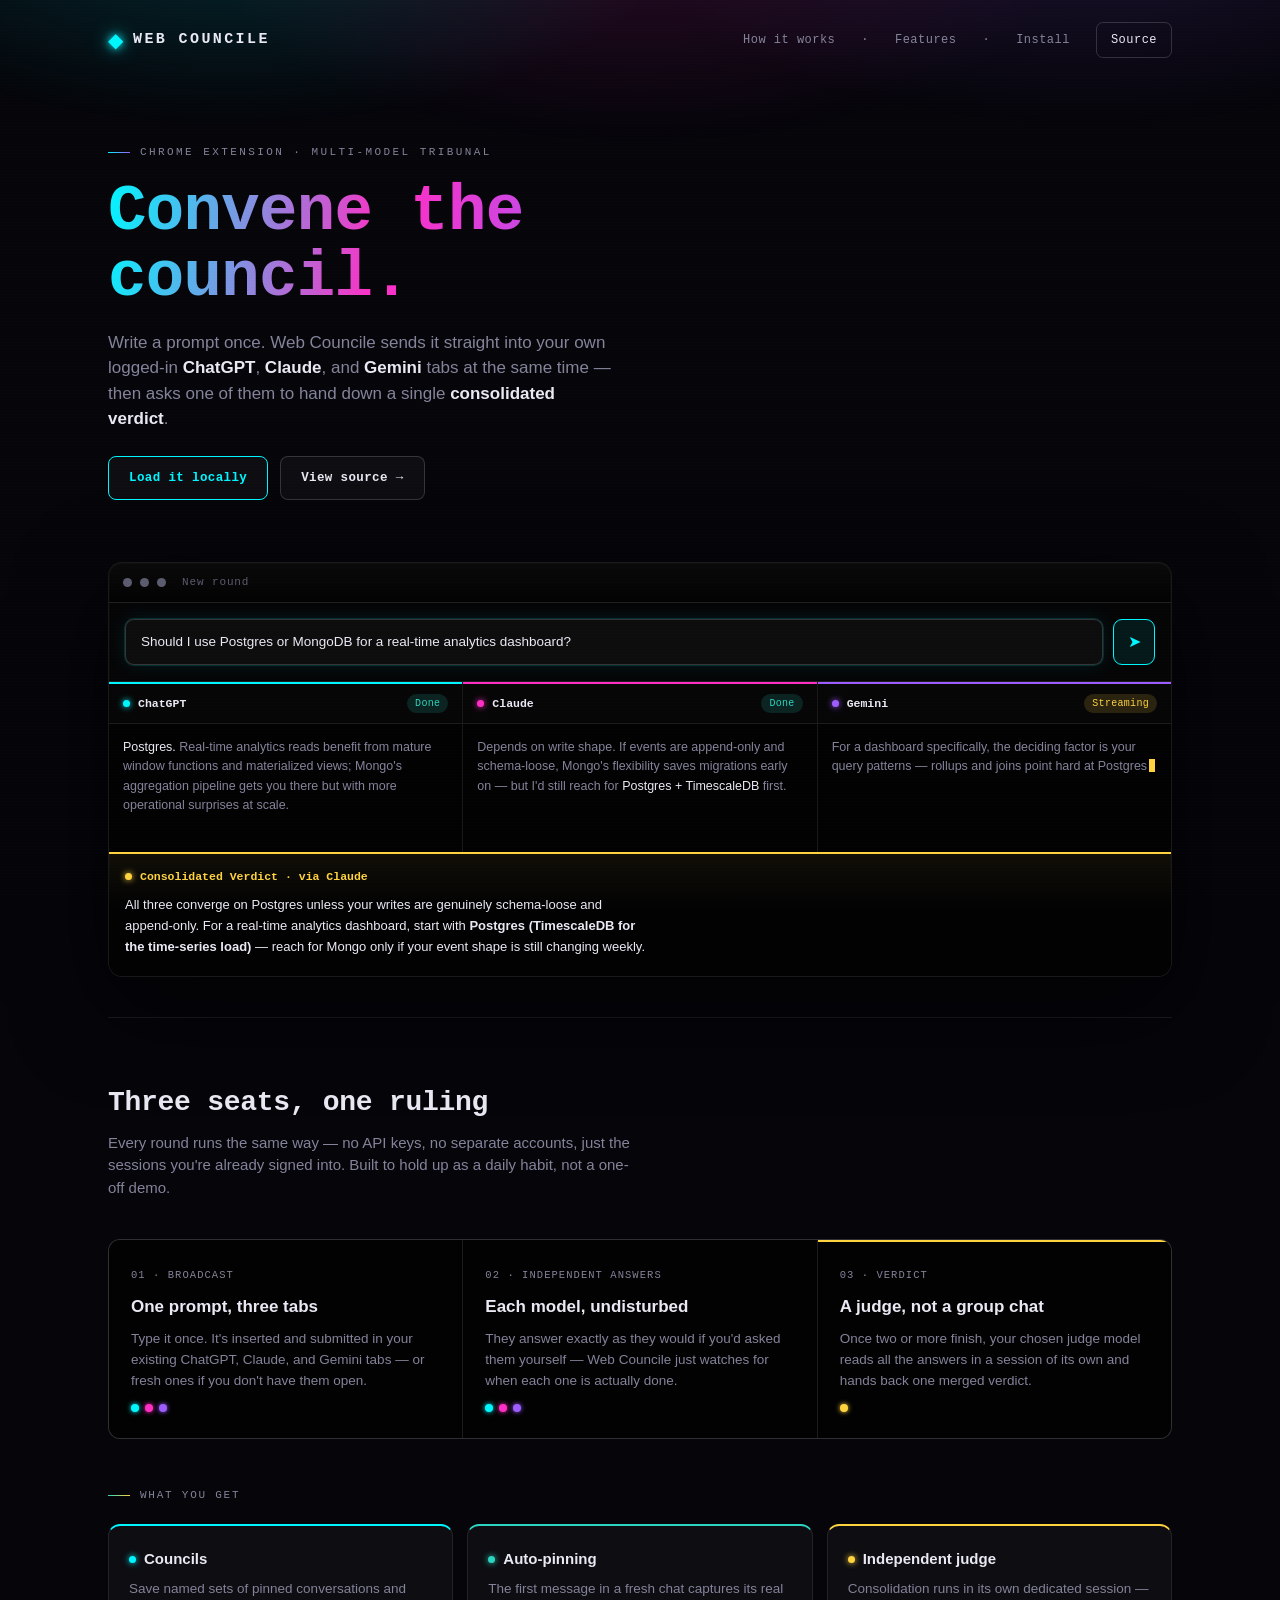
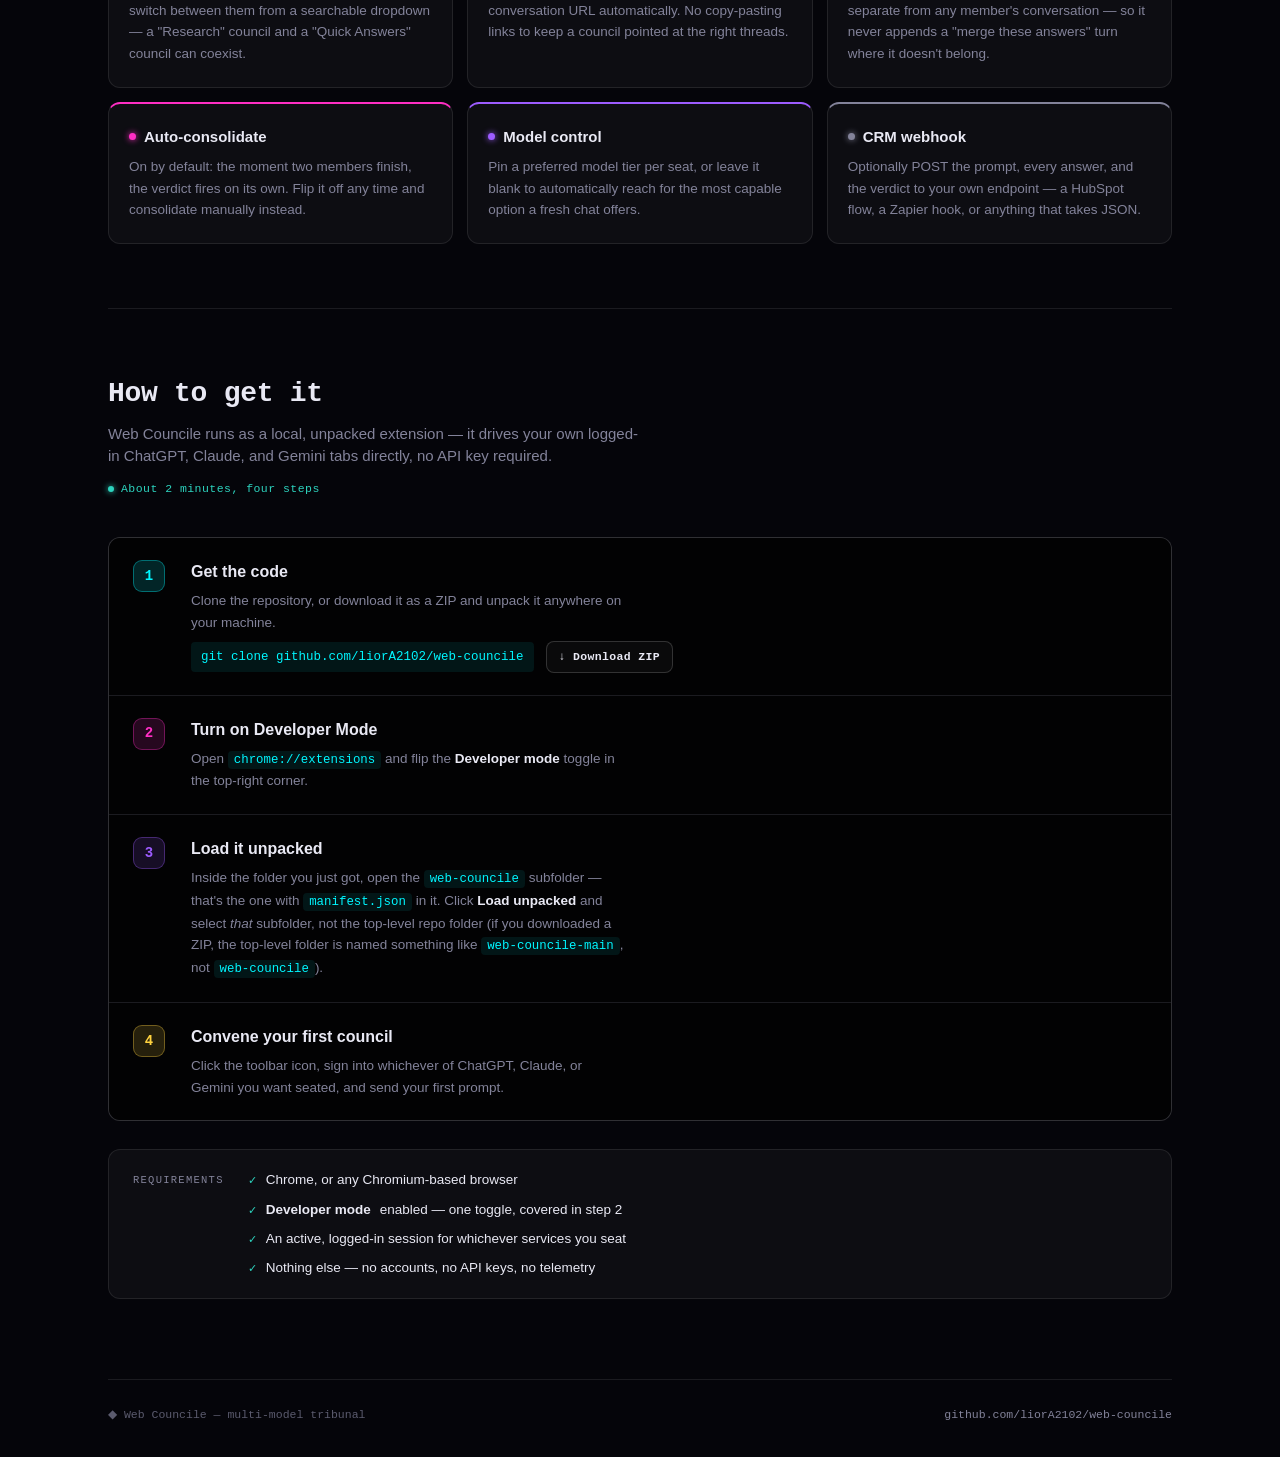
<file: docs/index.html>
<!doctype html>
<html lang="en">
<head>
<meta charset="utf-8" />
<meta name="viewport" content="width=device-width, initial-scale=1" />
<title>Web Councile — Multi-Model Tribunal</title>
<meta name="description" content="Web Councile — a Chrome extension that broadcasts one prompt to your ChatGPT, Claude, and Gemini sessions, then hands back a consolidated verdict." />
<style>
  :root {
    color-scheme: dark;

    --bg: #05050a;
    --bg-deep: #020203;
    --panel: rgba(255, 255, 255, 0.035);
    --panel-strong: rgba(255, 255, 255, 0.06);
    --border: rgba(255, 255, 255, 0.09);
    --border-strong: rgba(255, 255, 255, 0.16);
    --fg: #e9e9f4;
    --muted: #83839a;
    --muted-dim: #5b5b6e;

    --cyan: #00f6ff;
    --magenta: #ff2ec4;
    --violet: #9d5cff;
    --gold: #ffd23f;
    --teal: #2dd4bf;
    --red: #ff4d6d;

    --mono: "JetBrains Mono", "Fira Code", "Cascadia Code", ui-monospace,
      "SF Mono", Menlo, Consolas, monospace;
    --sans: -apple-system, "Segoe UI", "Helvetica Neue", Arial, sans-serif;
  }

  * {
    box-sizing: border-box;
  }

  html {
    background: var(--bg);
  }

  body {
    margin: 0;
    font-family: var(--sans);
    background: var(--bg);
    color: var(--fg);
    line-height: 1.5;
    overflow-x: hidden;
  }

  h1, h2, h3 {
    text-wrap: balance;
    margin: 0;
  }

  p {
    margin: 0;
  }

  a {
    color: inherit;
  }

  ::selection {
    background: rgba(0, 246, 255, 0.25);
    color: var(--fg);
  }

  /* ---------- ambience (lifted from the product itself) ---------- */

  .glow-ambient {
    position: fixed;
    inset: 0;
    z-index: 0;
    pointer-events: none;
    background:
      radial-gradient(ellipse 60% 40% at 18% -10%, rgba(0, 246, 255, 0.16), transparent 60%),
      radial-gradient(ellipse 55% 35% at 50% -5%, rgba(255, 46, 196, 0.13), transparent 60%),
      radial-gradient(ellipse 60% 40% at 85% -10%, rgba(157, 92, 255, 0.16), transparent 60%),
      radial-gradient(ellipse 80% 60% at 50% 110%, rgba(255, 210, 63, 0.06), transparent 60%);
  }

  .scanlines {
    position: fixed;
    inset: 0;
    z-index: 30;
    pointer-events: none;
    mix-blend-mode: overlay;
    opacity: 0.45;
    background: repeating-linear-gradient(
      to bottom,
      rgba(255, 255, 255, 0.035) 0px,
      rgba(255, 255, 255, 0.035) 1px,
      transparent 1px,
      transparent 3px
    );
  }

  .page {
    position: relative;
    z-index: 1;
    max-width: 1120px;
    margin: 0 auto;
    padding: 0 28px;
  }

  /* ---------- nav ---------- */

  .nav {
    position: relative;
    z-index: 2;
    display: flex;
    align-items: center;
    justify-content: space-between;
    padding: 22px 28px;
    max-width: 1120px;
    margin: 0 auto;
  }

  .brand {
    display: flex;
    align-items: center;
    gap: 10px;
  }

  .brand-mark {
    color: var(--cyan);
    font-size: 20px;
    text-shadow: 0 0 8px var(--cyan), 0 0 20px rgba(0, 246, 255, 0.6);
    animation: flicker 6s infinite;
  }

  .brand-word {
    font-family: var(--mono);
    font-size: 15px;
    font-weight: 700;
    letter-spacing: 0.16em;
  }

  .nav-links {
    display: flex;
    align-items: center;
    gap: 26px;
    font-family: var(--mono);
    font-size: 12px;
    letter-spacing: 0.04em;
    color: var(--muted);
  }

  .nav-links a {
    text-decoration: none;
    transition: color 0.15s ease;
  }

  .nav-links a:hover,
  .nav-links a:focus-visible {
    color: var(--fg);
  }

  .nav-links .nav-cta {
    padding: 8px 14px;
    border: 1px solid var(--border-strong);
    border-radius: 7px;
    color: var(--fg);
  }

  .nav-links .nav-cta:hover {
    border-color: var(--teal);
    color: var(--teal);
  }

  @media (max-width: 720px) {
    .nav-links span.sep {
      display: none;
    }
    .nav-links a:not(.nav-cta) {
      display: none;
    }
  }

  /* ---------- hero ---------- */

  .hero {
    position: relative;
    padding: 64px 0 40px;
    display: grid;
    gap: 18px;
    justify-items: start;
    opacity: 0;
    animation: rise 0.7s ease 0.05s forwards;
  }

  .eyebrow {
    font-family: var(--mono);
    font-size: 11px;
    letter-spacing: 0.22em;
    text-transform: uppercase;
    color: var(--muted);
    display: flex;
    align-items: center;
    gap: 10px;
  }

  .eyebrow::before {
    content: "";
    width: 22px;
    height: 1px;
    background: linear-gradient(90deg, var(--cyan), var(--violet));
  }

  .hero h1 {
    font-family: var(--mono);
    font-weight: 700;
    font-size: clamp(38px, 6vw, 64px);
    line-height: 1.04;
    letter-spacing: -0.01em;
    background: linear-gradient(100deg, var(--cyan) 0%, var(--magenta) 45%, var(--violet) 85%);
    -webkit-background-clip: text;
    background-clip: text;
    color: transparent;
    max-width: 16ch;
  }

  .hero-sub {
    font-size: 17px;
    color: var(--muted);
    max-width: 54ch;
  }

  .hero-sub b {
    color: var(--fg);
    font-weight: 600;
  }

  .hero-ctas {
    display: flex;
    gap: 12px;
    margin-top: 6px;
    flex-wrap: wrap;
  }

  .btn {
    font-family: var(--mono);
    font-size: 12.5px;
    font-weight: 600;
    letter-spacing: 0.03em;
    padding: 12px 20px;
    border-radius: 8px;
    border: 1px solid var(--border-strong);
    background: var(--panel);
    color: var(--fg);
    cursor: pointer;
    text-decoration: none;
    display: inline-flex;
    align-items: center;
    gap: 8px;
    transition: border-color 0.15s ease, box-shadow 0.15s ease, background 0.15s ease, transform 0.05s ease;
  }

  .btn:active {
    transform: translateY(1px);
  }

  .btn-primary {
    border-color: var(--cyan);
    color: var(--cyan);
  }

  .btn-primary:hover,
  .btn-primary:focus-visible {
    background: rgba(0, 246, 255, 0.08);
    box-shadow: 0 0 20px rgba(0, 246, 255, 0.35);
  }

  .btn-ghost:hover,
  .btn-ghost:focus-visible {
    border-color: var(--fg);
  }

  a.btn:focus-visible,
  button:focus-visible {
    outline: 2px solid var(--teal);
    outline-offset: 2px;
  }

  /* ---------- mockup (recreates the real product UI) ---------- */

  .mockup-wrap {
    margin-top: 44px;
    width: 100%;
    opacity: 0;
    animation: rise 0.7s ease 0.28s forwards;
  }

  .mockup {
    width: 100%;
    border: 1px solid var(--border);
    border-radius: 14px;
    background: var(--bg-deep);
    box-shadow: 0 30px 90px rgba(0, 0, 0, 0.55), 0 0 0 1px rgba(255, 255, 255, 0.02) inset;
    overflow: hidden;
  }

  .mockup-bar {
    display: flex;
    align-items: center;
    gap: 8px;
    padding: 11px 14px;
    border-bottom: 1px solid var(--border);
    background: linear-gradient(to bottom, rgba(255, 255, 255, 0.03), transparent);
  }

  .mockup-dot {
    width: 9px;
    height: 9px;
    border-radius: 50%;
    background: var(--muted-dim);
  }

  .mockup-title {
    margin-left: 8px;
    font-family: var(--mono);
    font-size: 11px;
    letter-spacing: 0.08em;
    color: var(--muted-dim);
  }

  .mock-composer {
    display: flex;
    gap: 10px;
    padding: 16px;
    border-bottom: 1px solid var(--border);
    background: rgba(255, 255, 255, 0.012);
  }

  .mock-prompt {
    flex: 1;
    padding: 12px 15px;
    border-radius: 9px;
    border: 1px solid var(--border-strong);
    background: var(--panel);
    color: var(--fg);
    font-size: 13.5px;
    line-height: 1.5;
    box-shadow: 0 0 0 1px rgba(0, 246, 255, 0.14), 0 0 18px rgba(0, 246, 255, 0.1);
  }

  .mock-send {
    align-self: stretch;
    flex: none;
    width: 42px;
    border-radius: 9px;
    border: 1px solid var(--cyan);
    color: var(--cyan);
    background: rgba(0, 246, 255, 0.08);
    display: flex;
    align-items: center;
    justify-content: center;
    font-size: 16px;
  }

  .mockup-cols {
    display: grid;
    grid-template-columns: repeat(3, 1fr);
    gap: 1px;
    background: var(--border);
  }

  .mcol {
    background: var(--bg-deep);
    border-top: 2px solid transparent;
    min-width: 0;
  }

  .mcol[data-seat="chatgpt"] { border-top-color: var(--cyan); }
  .mcol[data-seat="claude"] { border-top-color: var(--magenta); }
  .mcol[data-seat="gemini"] { border-top-color: var(--violet); }

  .mcol-head {
    display: flex;
    align-items: center;
    gap: 8px;
    padding: 10px 14px;
    border-bottom: 1px solid var(--border);
    background: rgba(255, 255, 255, 0.015);
  }

  .mseat-dot {
    width: 7px;
    height: 7px;
    border-radius: 50%;
    flex: none;
  }

  .mcol[data-seat="chatgpt"] .mseat-dot { background: var(--cyan); box-shadow: 0 0 6px var(--cyan); }
  .mcol[data-seat="claude"] .mseat-dot { background: var(--magenta); box-shadow: 0 0 6px var(--magenta); }
  .mcol[data-seat="gemini"] .mseat-dot { background: var(--violet); box-shadow: 0 0 6px var(--violet); }

  .mcol-name {
    font-family: var(--mono);
    font-weight: 600;
    font-size: 11.5px;
  }

  .mstatus {
    margin-left: auto;
    font-family: var(--mono);
    font-size: 10px;
    letter-spacing: 0.03em;
    padding: 2px 8px;
    border-radius: 999px;
    background: rgba(255, 255, 255, 0.04);
    color: var(--muted);
  }

  .mstatus.done { background: rgba(45, 212, 191, 0.14); color: var(--teal); }
  .mstatus.live { background: rgba(255, 210, 63, 0.14); color: var(--gold); }

  .mresponse {
    padding: 14px;
    font-size: 12.5px;
    line-height: 1.55;
    color: var(--muted);
    min-height: 128px;
  }

  .mresponse b {
    color: var(--fg);
    font-weight: 500;
  }

  .cursor {
    display: inline-block;
    width: 6px;
    height: 13px;
    background: var(--gold);
    margin-left: 2px;
    vertical-align: -2px;
    animation: blink 1s step-end infinite;
  }

  .mverdict {
    border-top: 2px solid var(--gold);
    background: linear-gradient(to bottom, rgba(255, 210, 63, 0.06), var(--bg-deep) 45%);
    padding: 14px 16px 18px;
  }

  .mverdict-head {
    display: flex;
    align-items: center;
    gap: 8px;
    margin-bottom: 10px;
  }

  .mverdict-head .mseat-dot {
    background: var(--gold);
    box-shadow: 0 0 6px var(--gold);
  }

  .mverdict-name {
    font-family: var(--mono);
    font-weight: 600;
    font-size: 11.5px;
    color: var(--gold);
  }

  .mverdict p {
    font-size: 13px;
    line-height: 1.6;
    color: var(--fg);
    max-width: 72ch;
  }

  @media (max-width: 760px) {
    .mockup-cols { grid-template-columns: 1fr; }
    .mresponse { min-height: 0; }
  }

  /* ---------- capabilities (process + features, one section) ---------- */

  .capabilities {
    padding: 64px 0;
    border-top: 1px solid var(--border);
  }

  .subhead {
    display: flex;
    align-items: center;
    gap: 10px;
    margin: 48px 0 20px;
    font-family: var(--mono);
    font-size: 11px;
    letter-spacing: 0.16em;
    text-transform: uppercase;
    color: var(--muted);
  }

  .subhead::before {
    content: "";
    width: 22px;
    height: 1px;
    background: linear-gradient(90deg, var(--teal), var(--gold));
  }

  .section-head {
    display: grid;
    gap: 8px;
    margin-bottom: 40px;
    max-width: 60ch;
  }

  .section-head h2 {
    font-family: var(--mono);
    font-size: clamp(22px, 3vw, 28px);
    letter-spacing: -0.01em;
  }

  .section-head p {
    color: var(--muted);
    font-size: 15px;
  }

  .steps {
    display: grid;
    grid-template-columns: repeat(3, 1fr);
    gap: 1px;
    background: var(--border);
    border: 1px solid var(--border);
    border-radius: 12px;
    overflow: hidden;
  }

  .step {
    background: var(--bg-deep);
    padding: 26px 22px;
    display: grid;
    gap: 10px;
    border-top: 2px solid transparent;
  }

  .step[data-tone="mix"] { border-top-image: linear-gradient(90deg, var(--cyan), var(--magenta), var(--violet)) 1; }
  .step[data-tone="gold"] { border-top-color: var(--gold); }

  .step-label {
    font-family: var(--mono);
    font-size: 10.5px;
    letter-spacing: 0.1em;
    text-transform: uppercase;
    color: var(--muted);
  }

  .step h3 {
    font-size: 17px;
    font-weight: 600;
  }

  .step p {
    color: var(--muted);
    font-size: 13.5px;
    line-height: 1.55;
  }

  .step-seats {
    display: flex;
    gap: 6px;
    margin-top: 2px;
  }

  .seat-chip {
    width: 8px;
    height: 8px;
    border-radius: 50%;
  }

  .seat-chip.c { background: var(--cyan); box-shadow: 0 0 5px var(--cyan); }
  .seat-chip.m { background: var(--magenta); box-shadow: 0 0 5px var(--magenta); }
  .seat-chip.v { background: var(--violet); box-shadow: 0 0 5px var(--violet); }
  .seat-chip.g { background: var(--gold); box-shadow: 0 0 5px var(--gold); }

  @media (max-width: 760px) {
    .steps { grid-template-columns: 1fr; }
  }

  .feature-grid {
    display: grid;
    grid-template-columns: repeat(3, 1fr);
    gap: 14px;
  }

  .feature {
    border: 1px solid var(--border);
    border-radius: 12px;
    padding: 22px 20px;
    background: var(--panel);
    border-top: 2px solid var(--fcolor, var(--border-strong));
    transition: border-color 0.15s ease, background 0.15s ease, transform 0.15s ease;
  }

  .feature:hover {
    background: var(--panel-strong);
    transform: translateY(-2px);
  }

  .feature h3 {
    font-size: 15px;
    font-weight: 600;
    margin-bottom: 8px;
    display: flex;
    align-items: center;
    gap: 8px;
  }

  .feature h3::before {
    content: "";
    width: 7px;
    height: 7px;
    border-radius: 50%;
    background: var(--fcolor, var(--muted));
    box-shadow: 0 0 6px var(--fcolor, transparent);
    flex: none;
  }

  .feature p {
    font-size: 13.5px;
    color: var(--muted);
    line-height: 1.6;
  }

  @media (max-width: 900px) {
    .feature-grid { grid-template-columns: repeat(2, 1fr); }
  }
  @media (max-width: 600px) {
    .feature-grid { grid-template-columns: 1fr; }
  }

  /* ---------- install / get started ---------- */

  .install {
    padding: 64px 0 80px;
    border-top: 1px solid var(--border);
  }

  .install-time {
    display: inline-flex;
    align-items: center;
    gap: 7px;
    margin-top: 4px;
    font-family: var(--mono);
    font-size: 11.5px;
    letter-spacing: 0.04em;
    color: var(--teal);
  }

  .install-time::before {
    content: "";
    width: 6px;
    height: 6px;
    border-radius: 50%;
    background: var(--teal);
    box-shadow: 0 0 6px var(--teal);
  }

  .install-steps {
    display: grid;
    gap: 1px;
    background: var(--border);
    border: 1px solid var(--border);
    border-radius: 12px;
    overflow: hidden;
    margin-bottom: 28px;
  }

  .install-step {
    background: var(--bg-deep);
    padding: 22px 24px;
    display: grid;
    grid-template-columns: 40px 1fr;
    gap: 18px;
    align-items: start;
  }

  .install-num {
    width: 32px;
    height: 32px;
    border-radius: 9px;
    display: flex;
    align-items: center;
    justify-content: center;
    font-family: var(--mono);
    font-weight: 700;
    font-size: 14px;
    background: color-mix(in srgb, var(--scolor) 14%, transparent);
    color: var(--scolor);
    box-shadow: inset 0 0 0 1px color-mix(in srgb, var(--scolor) 35%, transparent);
  }

  .install-step[data-tone="cyan"] { --scolor: var(--cyan); }
  .install-step[data-tone="magenta"] { --scolor: var(--magenta); }
  .install-step[data-tone="violet"] { --scolor: var(--violet); }
  .install-step[data-tone="gold"] { --scolor: var(--gold); }

  .install-step h3 {
    font-size: 16px;
    font-weight: 600;
    margin-bottom: 6px;
  }

  .install-step p {
    font-size: 13.5px;
    color: var(--muted);
    line-height: 1.6;
    max-width: 58ch;
  }

  .install-step p b {
    color: var(--fg);
    font-weight: 600;
  }

  .install-step .aside {
    display: block;
    margin-top: 6px;
    font-size: 12.5px;
    color: var(--muted-dim);
  }

  code, .inline-code {
    font-family: var(--mono);
    font-size: 0.92em;
    color: var(--cyan);
    background: rgba(0, 246, 255, 0.08);
    padding: 2px 6px;
    border-radius: 4px;
    white-space: nowrap;
  }

  .inline-code {
    display: inline-block;
    margin-top: 8px;
    padding: 6px 10px;
    font-size: 12.5px;
    white-space: normal;
    overflow-wrap: anywhere;
  }

  .get-code-row {
    display: flex;
    align-items: center;
    flex-wrap: wrap;
    gap: 12px;
  }

  .get-code-row .inline-code {
    margin-top: 8px;
  }

  .btn-sm {
    padding: 6px 12px;
    font-size: 11.5px;
    margin-top: 8px;
  }

  @media (max-width: 640px) {
    .install-step {
      grid-template-columns: 1fr;
    }
  }

  .requirements {
    border: 1px solid var(--border);
    border-radius: 12px;
    background: var(--panel);
    padding: 20px 24px;
    display: grid;
    grid-template-columns: auto 1fr;
    gap: 8px 24px;
    align-items: start;
  }

  .requirements-label {
    font-family: var(--mono);
    font-size: 10.5px;
    letter-spacing: 0.12em;
    text-transform: uppercase;
    color: var(--muted);
    white-space: nowrap;
    padding-top: 3px;
  }

  .req-list {
    list-style: none;
    margin: 0;
    padding: 0;
    display: grid;
    gap: 9px;
    font-size: 13.5px;
  }

  .req-list li {
    display: flex;
    align-items: baseline;
    gap: 9px;
  }

  .req-list li::before {
    content: "\2713";
    color: var(--teal);
    font-size: 11px;
    flex: none;
  }

  .req-list b {
    color: var(--fg);
    font-weight: 600;
  }

  @media (max-width: 640px) {
    .requirements {
      grid-template-columns: 1fr;
    }
  }

  /* ---------- footer ---------- */

  .footer {
    border-top: 1px solid var(--border);
    padding: 26px 0 40px;
    display: flex;
    justify-content: space-between;
    align-items: center;
    flex-wrap: wrap;
    gap: 12px;
    font-family: var(--mono);
    font-size: 11.5px;
    color: var(--muted-dim);
  }

  .footer a {
    color: var(--muted);
    text-decoration: none;
  }

  .footer a:hover {
    color: var(--teal);
  }

  /* ---------- motion ---------- */

  @keyframes rise {
    from { opacity: 0; transform: translateY(14px); }
    to { opacity: 1; transform: translateY(0); }
  }

  @keyframes flicker {
    0%, 96%, 100% { opacity: 1; }
    97% { opacity: 0.4; }
    98% { opacity: 1; }
    99% { opacity: 0.6; }
  }

  @keyframes blink {
    0%, 49% { opacity: 1; }
    50%, 100% { opacity: 0; }
  }

  @media (prefers-reduced-motion: reduce) {
    .hero, .mockup-wrap, .brand-mark, .cursor {
      animation: none !important;
      opacity: 1 !important;
    }
  }
</style>
</head>
<body>

<div class="glow-ambient" aria-hidden="true"></div>
<div class="scanlines" aria-hidden="true"></div>

<nav class="nav">
  <div class="brand">
    <span class="brand-mark">&#9670;</span>
    <span class="brand-word">WEB&nbsp;COUNCILE</span>
  </div>
  <div class="nav-links">
    <a href="#process">How it works</a>
    <span class="sep">&middot;</span>
    <a href="#features">Features</a>
    <span class="sep">&middot;</span>
    <a href="#install">Install</a>
    <a class="nav-cta" href="https://github.com/liorA2102/web-councile" target="_blank" rel="noopener">Source</a>
  </div>
</nav>

<main class="page">
  <section class="hero">
    <div class="eyebrow">Chrome extension &middot; multi-model tribunal</div>
    <h1>Convene the council.</h1>
    <p class="hero-sub">
      Write a prompt once. Web Councile sends it straight into your own
      logged-in <b>ChatGPT</b>, <b>Claude</b>, and <b>Gemini</b> tabs at the
      same time — then asks one of them to hand down a single
      <b>consolidated verdict</b>.
    </p>
    <div class="hero-ctas">
      <a class="btn btn-primary" href="#install">Load it locally</a>
      <a class="btn btn-ghost" href="https://github.com/liorA2102/web-councile" target="_blank" rel="noopener">View source &rarr;</a>
    </div>

    <div class="mockup-wrap">
      <div class="mockup">
        <div class="mockup-bar">
          <span class="mockup-dot"></span><span class="mockup-dot"></span><span class="mockup-dot"></span>
          <span class="mockup-title">New round</span>
        </div>
        <div class="mock-composer">
          <div class="mock-prompt">Should I use Postgres or MongoDB for a real-time analytics dashboard?</div>
          <div class="mock-send">&#10148;</div>
        </div>
        <div class="mockup-cols">
          <div class="mcol" data-seat="chatgpt">
            <div class="mcol-head">
              <span class="mseat-dot"></span>
              <span class="mcol-name">ChatGPT</span>
              <span class="mstatus done">Done</span>
            </div>
            <div class="mresponse">
              <b>Postgres.</b> Real-time analytics reads benefit from mature
              window functions and materialized views; Mongo's aggregation
              pipeline gets you there but with more operational surprises
              at scale.
            </div>
          </div>
          <div class="mcol" data-seat="claude">
            <div class="mcol-head">
              <span class="mseat-dot"></span>
              <span class="mcol-name">Claude</span>
              <span class="mstatus done">Done</span>
            </div>
            <div class="mresponse">
              Depends on write shape. If events are append-only and
              schema-loose, Mongo's flexibility saves migrations early on —
              but I'd still reach for <b>Postgres + TimescaleDB</b> first.
            </div>
          </div>
          <div class="mcol" data-seat="gemini">
            <div class="mcol-head">
              <span class="mseat-dot"></span>
              <span class="mcol-name">Gemini</span>
              <span class="mstatus live">Streaming</span>
            </div>
            <div class="mresponse">
              For a dashboard specifically, the deciding factor is your
              query patterns — rollups and joins point hard at
              Postgres<span class="cursor"></span>
            </div>
          </div>
        </div>
        <div class="mverdict">
          <div class="mverdict-head">
            <span class="mseat-dot"></span>
            <span class="mverdict-name">Consolidated Verdict &middot; via Claude</span>
          </div>
          <p>
            All three converge on Postgres unless your writes are genuinely
            schema-loose and append-only. For a real-time analytics
            dashboard, start with <b>Postgres (TimescaleDB for the
            time-series load)</b> — reach for Mongo only if your event
            shape is still changing weekly.
          </p>
        </div>
      </div>
    </div>
  </section>

  <section class="capabilities" id="process">
    <div class="section-head">
      <h2>Three seats, one ruling</h2>
      <p>Every round runs the same way — no API keys, no separate accounts, just the sessions you're already signed into. Built to hold up as a daily habit, not a one-off demo.</p>
    </div>
    <div class="steps">
      <div class="step" data-tone="mix">
        <div class="step-label">01 &middot; Broadcast</div>
        <h3>One prompt, three tabs</h3>
        <p>Type it once. It's inserted and submitted in your existing ChatGPT, Claude, and Gemini tabs — or fresh ones if you don't have them open.</p>
        <div class="step-seats"><span class="seat-chip c"></span><span class="seat-chip m"></span><span class="seat-chip v"></span></div>
      </div>
      <div class="step" data-tone="mix">
        <div class="step-label">02 &middot; Independent answers</div>
        <h3>Each model, undisturbed</h3>
        <p>They answer exactly as they would if you'd asked them yourself — Web Councile just watches for when each one is actually done.</p>
        <div class="step-seats"><span class="seat-chip c"></span><span class="seat-chip m"></span><span class="seat-chip v"></span></div>
      </div>
      <div class="step" data-tone="gold">
        <div class="step-label">03 &middot; Verdict</div>
        <h3>A judge, not a group chat</h3>
        <p>Once two or more finish, your chosen judge model reads all the answers in a session of its own and hands back one merged verdict.</p>
        <div class="step-seats"><span class="seat-chip g"></span></div>
      </div>
    </div>

    <div class="subhead" id="features">What you get</div>
    <div class="feature-grid">
      <div class="feature" style="--fcolor: var(--cyan)">
        <h3>Councils</h3>
        <p>Save named sets of pinned conversations and switch between them from a searchable dropdown — a "Research" council and a "Quick Answers" council can coexist.</p>
      </div>
      <div class="feature" style="--fcolor: var(--teal)">
        <h3>Auto-pinning</h3>
        <p>The first message in a fresh chat captures its real conversation URL automatically. No copy-pasting links to keep a council pointed at the right threads.</p>
      </div>
      <div class="feature" style="--fcolor: var(--gold)">
        <h3>Independent judge</h3>
        <p>Consolidation runs in its own dedicated session — separate from any member's conversation — so it never appends a "merge these answers" turn where it doesn't belong.</p>
      </div>
      <div class="feature" style="--fcolor: var(--magenta)">
        <h3>Auto-consolidate</h3>
        <p>On by default: the moment two members finish, the verdict fires on its own. Flip it off any time and consolidate manually instead.</p>
      </div>
      <div class="feature" style="--fcolor: var(--violet)">
        <h3>Model control</h3>
        <p>Pin a preferred model tier per seat, or leave it blank to automatically reach for the most capable option a fresh chat offers.</p>
      </div>
      <div class="feature" style="--fcolor: var(--muted)">
        <h3>CRM webhook</h3>
        <p>Optionally POST the prompt, every answer, and the verdict to your own endpoint — a HubSpot flow, a Zapier hook, or anything that takes JSON.</p>
      </div>
    </div>
  </section>

  <section class="install" id="install">
    <div class="section-head">
      <h2>How to get it</h2>
      <p>
        Web Councile runs as a local, unpacked extension — it drives your
        own logged-in ChatGPT, Claude, and Gemini tabs directly, no API key
        required.
      </p>
      <span class="install-time">About 2 minutes, four steps</span>
    </div>

    <div class="install-steps">
      <div class="install-step" data-tone="cyan">
        <div class="install-num">1</div>
        <div>
          <h3>Get the code</h3>
          <p>Clone the repository, or download it as a ZIP and unpack it anywhere on your machine.</p>
          <div class="get-code-row">
            <span class="inline-code">git clone github.com/liorA2102/web-councile</span>
            <a class="btn btn-ghost btn-sm" href="https://github.com/liorA2102/web-councile/archive/refs/heads/main.zip">&#8595; Download ZIP</a>
          </div>
        </div>
      </div>
      <div class="install-step" data-tone="magenta">
        <div class="install-num">2</div>
        <div>
          <h3>Turn on Developer Mode</h3>
          <p>Open <code>chrome://extensions</code> and flip the <b>Developer mode</b> toggle in the top-right corner.</p>
        </div>
      </div>
      <div class="install-step" data-tone="violet">
        <div class="install-num">3</div>
        <div>
          <h3>Load it unpacked</h3>
          <p>Inside the folder you just got, open the <code>web-councile</code> subfolder — that's the one with <code>manifest.json</code> in it. Click <b>Load unpacked</b> and select <i>that</i> subfolder, not the top-level repo folder (if you downloaded a ZIP, the top-level folder is named something like <code>web-councile-main</code>, not <code>web-councile</code>).</p>
        </div>
      </div>
      <div class="install-step" data-tone="gold">
        <div class="install-num">4</div>
        <div>
          <h3>Convene your first council</h3>
          <p>Click the toolbar icon, sign into whichever of ChatGPT, Claude, or Gemini you want seated, and send your first prompt.</p>
        </div>
      </div>
    </div>

    <div class="requirements">
      <div class="requirements-label">Requirements</div>
      <ul class="req-list">
        <li>Chrome, or any Chromium-based browser</li>
        <li><b>Developer mode</b> enabled — one toggle, covered in step 2</li>
        <li>An active, logged-in session for whichever services you seat</li>
        <li>Nothing else — no accounts, no API keys, no telemetry</li>
      </ul>
    </div>
  </section>

  <footer class="footer">
    <span>&#9670; Web Councile &mdash; multi-model tribunal</span>
    <a href="https://github.com/liorA2102/web-councile" target="_blank" rel="noopener">github.com/liorA2102/web-councile</a>
  </footer>
</main>
</body>
</html>
</file>
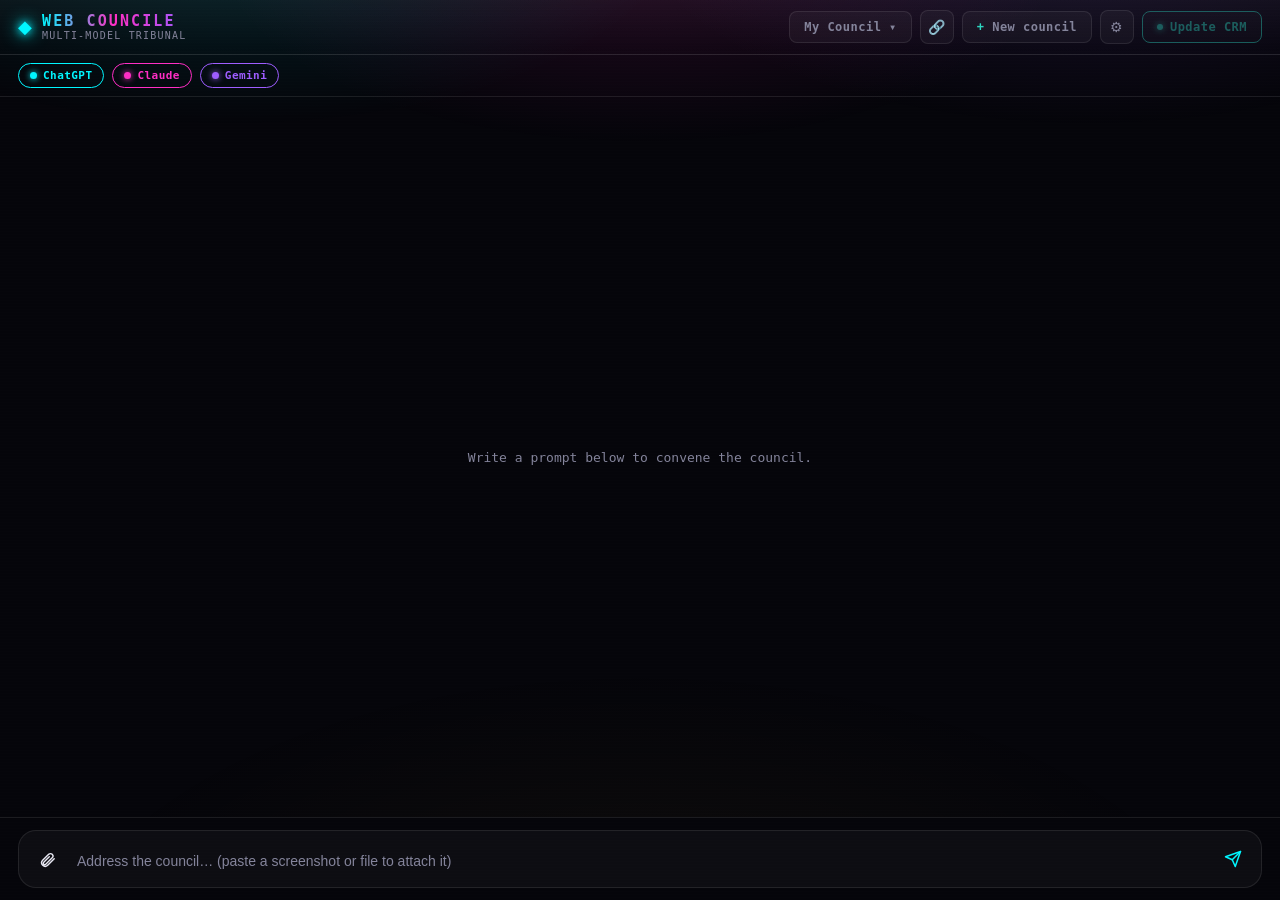
<file: web-councile/council/council.html>
<!doctype html>
<html lang="en">
  <head>
    <meta charset="utf-8" />
    <title>Web Councile</title>
    <link rel="stylesheet" href="council.css" />
  </head>
  <body>
    <div class="scanlines" aria-hidden="true"></div>
    <div class="glow-ambient" aria-hidden="true"></div>

    <header class="topbar">
      <div class="brand">
        <span class="brand-mark">&#9670;</span>
        <div class="brand-text">
          <h1>WEB&nbsp;COUNCILE</h1>
          <span class="brand-sub">multi&#8209;model tribunal</span>
        </div>
      </div>
      <div class="toolbar">
        <div class="council-picker" id="council-picker">
          <button
            id="council-picker-btn"
            class="btn btn-ghost"
            type="button"
            title="Switch council (also opens/focuses its pinned tabs)"
          >
            <span data-role="council-name">My Council</span> &#9662;
          </button>
          <div id="council-picker-panel" class="council-picker-panel" hidden>
            <input
              id="council-search"
              type="text"
              placeholder="Search councils&#8230;"
              autocomplete="off"
            />
            <ul id="council-list" class="council-list"></ul>
          </div>
        </div>
        <button
          id="session-settings"
          class="icon-btn"
          type="button"
          title="Pin session links"
          aria-label="Pin session links"
        >
          &#128279;
        </button>
        <button
          id="new-council"
          class="btn btn-ghost"
          type="button"
          title="Start a new council: creates a new named council and opens fresh chats for the 3 members"
        >
          <span class="btn-plus">&#43;</span> New council
        </button>
        <button
          id="crm-settings"
          class="icon-btn"
          type="button"
          title="CRM connection settings"
          aria-label="CRM connection settings"
        >
          &#9881;
        </button>
        <button id="crm-send" class="btn btn-crm" type="button" disabled>
          <span class="btn-dot" data-role="crm-dot"></span>
          <span data-role="crm-label">Update CRM</span>
        </button>
      </div>
    </header>

    <div class="roster" role="group" aria-label="Council members">
      <button
        class="member-toggle"
        data-service="chatgpt"
        type="button"
        aria-pressed="true"
      >
        <span class="seat-dot"></span>ChatGPT
      </button>
      <button
        class="member-toggle"
        data-service="claude"
        type="button"
        aria-pressed="true"
      >
        <span class="seat-dot"></span>Claude
      </button>
      <button
        class="member-toggle"
        data-service="gemini"
        type="button"
        aria-pressed="true"
      >
        <span class="seat-dot"></span>Gemini
      </button>
    </div>

    <main class="transcript" id="transcript"></main>

    <footer class="composer">
      <div class="composer-attachments" id="composer-attachments" hidden></div>
      <div class="composer-row">
        <button
          id="attach"
          class="btn-icon"
          type="button"
          title="Attach a file"
          aria-label="Attach a file"
        >
          <svg
            viewBox="0 0 24 24"
            width="17"
            height="17"
            fill="none"
            stroke="currentColor"
            stroke-width="2"
            stroke-linecap="round"
            stroke-linejoin="round"
            aria-hidden="true"
          >
            <path d="M21.44 11.05 12.25 20.24a5 5 0 0 1-7.07-7.07l8.49-8.49a3.5 3.5 0 0 1 4.95 4.95L9.53 18.72a2 2 0 0 1-2.83-2.83l7.78-7.78" />
          </svg>
        </button>
        <input id="attach-input" type="file" multiple hidden />
        <textarea
          id="prompt"
          placeholder="Address the council&#8230; (paste a screenshot or file to attach it)"
          rows="1"
        ></textarea>
        <button
          id="send"
          class="btn-icon btn-send"
          type="button"
          title="Send (Enter)"
          aria-label="Send"
        >
          <svg
            viewBox="0 0 24 24"
            width="18"
            height="18"
            fill="none"
            stroke="currentColor"
            stroke-width="2"
            stroke-linecap="round"
            stroke-linejoin="round"
            aria-hidden="true"
          >
            <path d="M22 2 11 13" />
            <path d="M22 2 15 22l-4-9-9-4Z" />
          </svg>
        </button>
      </div>
    </footer>

    <dialog id="session-modal">
      <form method="dialog" class="crm-form">
        <h2>Pinned sessions</h2>
        <p class="crm-hint">
          Paste the exact conversation URL you want a council to always use
          for each service. If a tab with that conversation is already open,
          it's reused as-is; otherwise a new tab is opened straight to that
          link. Leave a field blank to fall back to "whichever tab is open."
          Auto-filled automatically once a fresh council's first prompt is
          sent — you don't need to fill these in by hand.
        </p>
        <label>Editing council</label>
        <div class="council-picker" id="settings-council-picker">
          <button type="button" id="settings-council-btn" class="btn btn-ghost council-picker-btn">
            <span data-role="settings-council-name">My Council</span> &#9662;
          </button>
          <div id="settings-council-panel" class="council-picker-panel" hidden>
            <ul id="settings-council-list" class="council-list"></ul>
          </div>
        </div>
        <label for="session-chatgpt">ChatGPT conversation URL</label>
        <input
          id="session-chatgpt"
          type="url"
          placeholder="https://chatgpt.com/c/&#8230;"
          autocomplete="off"
        />
        <label for="session-chatgpt-model" hidden>ChatGPT preferred model (optional)</label>
        <input
          id="session-chatgpt-model"
          type="text"
          placeholder="Blank = most advanced"
          autocomplete="off"
          hidden
        />
        <label for="session-claude">Claude conversation URL</label>
        <input
          id="session-claude"
          type="url"
          placeholder="https://claude.ai/chat/&#8230;"
          autocomplete="off"
        />
        <label for="session-claude-model" hidden>Claude preferred model (optional)</label>
        <input
          id="session-claude-model"
          type="text"
          placeholder="Blank = most advanced"
          autocomplete="off"
          hidden
        />
        <label for="session-gemini">Gemini conversation URL</label>
        <input
          id="session-gemini"
          type="url"
          placeholder="https://gemini.google.com/app/&#8230;"
          autocomplete="off"
        />
        <label for="session-gemini-model" hidden>Gemini preferred model (optional)</label>
        <input
          id="session-gemini-model"
          type="text"
          placeholder="Blank = most advanced"
          autocomplete="off"
          hidden
        />

        <h2>Consolidation judge</h2>
        <p class="crm-hint">
          Consolidation runs in its own dedicated session, separate from the
          members above, so it never appends a "merge these answers" turn
          into one of your real conversations. Pick which service judges, and
          optionally pin its own conversation URL the same way.
        </p>
        <label for="judge-service">Judge service</label>
        <select id="judge-service">
          <option value="chatgpt">ChatGPT</option>
          <option value="claude">Claude</option>
          <option value="gemini">Gemini</option>
        </select>
        <label for="judge-url">Judge conversation URL (optional)</label>
        <input
          id="judge-url"
          type="url"
          placeholder="Auto-pins itself after first use if left blank"
          autocomplete="off"
        />
        <label for="judge-model" hidden>Judge preferred model (optional)</label>
        <input
          id="judge-model"
          type="text"
          placeholder="Blank = most advanced"
          autocomplete="off"
          hidden
        />
        <div class="crm-form-actions">
          <button id="session-cancel" type="button" class="btn btn-ghost">
            Cancel
          </button>
          <button id="session-save" type="submit" class="btn btn-crm">
            Save
          </button>
        </div>
      </form>
    </dialog>

    <dialog id="crm-modal">
      <form method="dialog" class="crm-form">
        <h2>CRM connection</h2>
        <p class="crm-hint">
          Answers are POSTed as JSON to this endpoint. Point it at your CRM's
          inbound webhook (HubSpot workflow webhook, Salesforce Flow HTTP
          action, Zapier/Make/n8n catch hook, or an internal API).
        </p>
        <label for="crm-url">Webhook / API URL</label>
        <input
          id="crm-url"
          type="url"
          placeholder="https://your-crm.example.com/hooks/council"
          autocomplete="off"
        />
        <label for="crm-key">API key / bearer token (optional)</label>
        <input
          id="crm-key"
          type="password"
          placeholder="sk_live_&#8230;"
          autocomplete="off"
        />
        <div class="crm-form-actions">
          <button id="crm-cancel" type="button" class="btn btn-ghost">
            Cancel
          </button>
          <button id="crm-save" type="submit" class="btn btn-crm">
            Save
          </button>
        </div>
      </form>
    </dialog>

    <script src="../shared/constants.js"></script>
    <script src="council.js"></script>
  </body>
</html>
</file>
<file: web-councile/council/council.css>
:root {
  color-scheme: dark;

  --bg: #05050a;
  --bg-deep: #020203;
  --panel: rgba(255, 255, 255, 0.035);
  --panel-strong: rgba(255, 255, 255, 0.06);
  --border: rgba(255, 255, 255, 0.09);
  --fg: #e9e9f4;
  --muted: #83839a;

  --cyan: #00f6ff;
  --magenta: #ff2ec4;
  --violet: #9d5cff;
  --gold: #ffd23f;
  --teal: #2dd4bf;
  --red: #ff4d6d;

  --mono: "JetBrains Mono", "Fira Code", "Cascadia Code", ui-monospace,
    "SF Mono", Menlo, Consolas, monospace;
  --sans: -apple-system, "Segoe UI", "Helvetica Neue", Arial, sans-serif;
}

* {
  box-sizing: border-box;
}

html,
body {
  margin: 0;
  height: 100vh;
}

body {
  position: relative;
  font-family: var(--sans);
  background: var(--bg);
  color: var(--fg);
  display: flex;
  flex-direction: column;
  overflow: hidden;
}

/* ---------- ambience ---------- */

.glow-ambient {
  position: fixed;
  inset: 0;
  z-index: 0;
  pointer-events: none;
  background:
    radial-gradient(
      ellipse 60% 40% at 18% -10%,
      rgba(0, 246, 255, 0.14),
      transparent 60%
    ),
    radial-gradient(
      ellipse 55% 35% at 50% -5%,
      rgba(255, 46, 196, 0.12),
      transparent 60%
    ),
    radial-gradient(
      ellipse 60% 40% at 85% -10%,
      rgba(157, 92, 255, 0.14),
      transparent 60%
    ),
    radial-gradient(
      ellipse 80% 60% at 50% 110%,
      rgba(255, 210, 63, 0.05),
      transparent 60%
    );
}

.scanlines {
  position: fixed;
  inset: 0;
  z-index: 30;
  pointer-events: none;
  mix-blend-mode: overlay;
  opacity: 0.5;
  background: repeating-linear-gradient(
    to bottom,
    rgba(255, 255, 255, 0.035) 0px,
    rgba(255, 255, 255, 0.035) 1px,
    transparent 1px,
    transparent 3px
  );
}

/* ---------- topbar ---------- */

.topbar {
  position: relative;
  /* Higher than .roster/.transcript/.composer (all z-index: 1) so the
     council-picker-panel dropdown — nested inside this stacking context —
     paints above them instead of losing the DOM-order tiebreak to
     .transcript's own stacking context. */
  z-index: 20;
  display: flex;
  align-items: center;
  justify-content: space-between;
  padding: 10px 18px;
  border-bottom: 1px solid var(--border);
  background: linear-gradient(
    to bottom,
    rgba(255, 255, 255, 0.03),
    transparent
  );
}

.brand {
  display: flex;
  align-items: center;
  gap: 10px;
}

.brand-mark {
  color: var(--cyan);
  font-size: 18px;
  text-shadow: 0 0 8px var(--cyan), 0 0 18px var(--cyan);
  animation: flicker 5s infinite;
}

.brand-text {
  display: flex;
  flex-direction: column;
  line-height: 1.1;
}

.brand h1 {
  margin: 0;
  font-family: var(--mono);
  font-size: 15px;
  font-weight: 700;
  letter-spacing: 0.14em;
  background: linear-gradient(90deg, var(--cyan), var(--magenta), var(--violet));
  -webkit-background-clip: text;
  background-clip: text;
  color: transparent;
}

.brand-sub {
  font-family: var(--mono);
  font-size: 10px;
  letter-spacing: 0.12em;
  text-transform: uppercase;
  color: var(--muted);
}

.toolbar {
  display: flex;
  align-items: center;
  gap: 8px;
}

/* ---------- council picker ---------- */

.council-picker {
  position: relative;
}

.council-picker-btn {
  width: 100%;
  display: flex;
  align-items: center;
  justify-content: space-between;
  text-align: left;
}

.council-picker-panel {
  position: absolute;
  top: calc(100% + 6px);
  left: 0;
  z-index: 50;
  width: 240px;
  background: var(--bg-deep);
  border: 1px solid var(--border);
  border-radius: 10px;
  box-shadow: 0 10px 30px rgba(0, 0, 0, 0.5);
  padding: 8px;
}

.council-picker-panel[hidden] {
  display: none;
}

#settings-council-panel {
  width: 100%;
}

#council-search {
  width: 100%;
  font-family: var(--sans);
  font-size: 13px;
  padding: 8px 10px;
  border-radius: 8px;
  border: 1px solid var(--border);
  background: var(--panel);
  color: var(--fg);
  margin-bottom: 6px;
}

#council-search:focus {
  outline: none;
  border-color: var(--cyan);
  box-shadow: 0 0 0 1px rgba(0, 246, 255, 0.3);
}

.council-list {
  list-style: none;
  margin: 0;
  padding: 0;
  max-height: 220px;
  overflow-y: auto;
}

.council-list li {
  padding: 8px 10px;
  border-radius: 6px;
  font-size: 13px;
  cursor: pointer;
  color: var(--fg);
}

.council-list li:hover {
  background: var(--panel-strong);
}

.council-list li.active {
  color: var(--cyan);
  font-weight: 600;
}

.council-list-empty {
  cursor: default !important;
  color: var(--muted);
}

.council-list-empty:hover {
  background: transparent !important;
}

/* ---------- buttons ---------- */

.btn {
  font-family: var(--mono);
  font-size: 12px;
  font-weight: 600;
  letter-spacing: 0.04em;
  padding: 8px 14px;
  border-radius: 8px;
  border: 1px solid var(--border);
  background: var(--panel);
  color: var(--fg);
  cursor: pointer;
  transition:
    filter 0.15s ease,
    box-shadow 0.15s ease,
    border-color 0.15s ease,
    opacity 0.15s ease,
    transform 0.05s ease;
  white-space: nowrap;
}

.btn:active:not(:disabled) {
  transform: translateY(1px);
}

.btn:disabled {
  opacity: 0.4;
  cursor: default;
}

.btn-consolidate {
  border-color: var(--gold);
  color: var(--gold);
}

.btn-consolidate:hover:not(:disabled) {
  box-shadow: 0 0 16px rgba(255, 210, 63, 0.45);
  background: rgba(255, 210, 63, 0.08);
}

.btn-crm {
  border-color: var(--teal);
  color: var(--teal);
  display: inline-flex;
  align-items: center;
  gap: 7px;
}

.btn-crm:hover:not(:disabled) {
  box-shadow: 0 0 16px rgba(45, 212, 191, 0.45);
  background: rgba(45, 212, 191, 0.08);
}

.btn-ghost {
  border-color: var(--border);
  color: var(--muted);
}

.btn-ghost:hover {
  color: var(--fg);
  border-color: var(--fg);
}

.btn-plus {
  color: var(--teal);
  font-weight: 700;
}

.btn-dot {
  width: 6px;
  height: 6px;
  border-radius: 50%;
  background: var(--teal);
  box-shadow: 0 0 6px var(--teal);
}

.btn-dot[data-state="sending"] {
  background: var(--gold);
  box-shadow: 0 0 6px var(--gold);
  animation: pulse 1s infinite;
}

.btn-dot[data-state="error"] {
  background: var(--red);
  box-shadow: 0 0 6px var(--red);
}

.icon-btn {
  width: 34px;
  height: 34px;
  flex: none;
  border-radius: 8px;
  border: 1px solid var(--border);
  background: var(--panel);
  color: var(--muted);
  font-size: 14px;
  cursor: pointer;
  transition:
    color 0.15s ease,
    border-color 0.15s ease,
    transform 0.15s ease;
}

.icon-btn:hover {
  color: var(--fg);
  border-color: var(--fg);
  transform: rotate(35deg);
}

/* Icon-only action buttons (composer send) — square, no label. */
.btn-icon {
  flex: none;
  width: 44px;
  height: 44px;
  display: inline-flex;
  align-items: center;
  justify-content: center;
  border-radius: 10px;
  border: 1px solid var(--border);
  background: var(--panel);
  color: var(--fg);
  cursor: pointer;
  transition:
    box-shadow 0.15s ease,
    border-color 0.15s ease,
    background 0.15s ease,
    opacity 0.15s ease,
    transform 0.05s ease;
}

.btn-icon:active:not(:disabled) {
  transform: translateY(1px);
}

.btn-icon:disabled {
  opacity: 0.35;
  cursor: default;
}

.btn-send {
  border-color: var(--cyan);
  color: var(--cyan);
}

.btn-send:hover:not(:disabled) {
  box-shadow: 0 0 16px rgba(0, 246, 255, 0.45);
  background: rgba(0, 246, 255, 0.08);
}

/* ---------- composer (bottom-pinned) ---------- */

.composer {
  position: relative;
  z-index: 1;
  display: flex;
  flex-direction: column;
  gap: 8px;
  padding: 12px 18px;
  border-top: 1px solid var(--border);
  background: var(--bg);
}

.composer-row {
  display: flex;
  align-items: flex-end;
  gap: 2px;
  border-radius: 18px;
  border: 1px solid var(--border);
  background: var(--panel);
  padding: 6px;
  transition: border-color 0.15s ease, box-shadow 0.15s ease;
}

.composer-row:focus-within {
  border-color: var(--cyan);
  box-shadow: 0 0 0 1px rgba(0, 246, 255, 0.3), 0 0 18px rgba(0, 246, 255, 0.15);
}

.composer-row .btn-icon {
  border: none;
  background: transparent;
}

.composer-row .btn-icon:hover:not(:disabled) {
  box-shadow: none;
  background: var(--panel-strong);
}

.composer-row .btn-send:hover:not(:disabled) {
  box-shadow: none;
  background: rgba(0, 246, 255, 0.12);
}

.composer-attachments {
  display: flex;
  flex-wrap: wrap;
  gap: 6px;
}

.composer-attachments[hidden] {
  display: none;
}

.attachment-chip {
  display: inline-flex;
  align-items: center;
  gap: 6px;
  max-width: 220px;
  padding: 5px 8px;
  border-radius: 8px;
  border: 1px solid var(--border);
  background: var(--panel);
  font-family: var(--mono);
  font-size: 11px;
  color: var(--muted);
}

.attachment-chip img {
  width: 18px;
  height: 18px;
  object-fit: cover;
  border-radius: 4px;
  flex: none;
}

.attachment-name {
  overflow: hidden;
  text-overflow: ellipsis;
  white-space: nowrap;
}

.attachment-remove {
  border: none;
  background: transparent;
  color: var(--muted);
  cursor: pointer;
  font-size: 13px;
  line-height: 1;
  padding: 0;
  flex: none;
}

.attachment-remove:hover {
  color: var(--red);
}

#prompt {
  flex: 1;
  resize: none;
  font-family: var(--sans);
  font-size: 14px;
  line-height: 1.5;
  min-height: 22px;
  max-height: 320px;
  overflow-y: auto;
  padding: 9px 6px;
  border: none;
  background: transparent;
  color: var(--fg);
}

#prompt::placeholder {
  color: var(--muted);
}

#prompt:focus {
  outline: none;
}

/* ---------- roster ---------- */

.roster {
  position: relative;
  z-index: 1;
  display: flex;
  align-items: center;
  gap: 8px;
  padding: 8px 18px;
  border-bottom: 1px solid var(--border);
}

.member-toggle {
  display: inline-flex;
  align-items: center;
  gap: 6px;
  font-family: var(--mono);
  font-size: 11px;
  font-weight: 600;
  letter-spacing: 0.04em;
  padding: 5px 11px;
  border-radius: 999px;
  border: 1px solid var(--border);
  background: transparent;
  color: var(--muted);
  cursor: pointer;
  opacity: 0.55;
  transition:
    opacity 0.15s ease,
    border-color 0.15s ease,
    color 0.15s ease,
    box-shadow 0.15s ease;
}

.member-toggle .seat-dot {
  background: var(--muted);
  box-shadow: none;
}

.member-toggle:disabled {
  cursor: default;
}

.member-toggle[aria-pressed="true"] {
  opacity: 1;
  color: var(--fg);
}

.member-toggle[data-service="chatgpt"][aria-pressed="true"] {
  border-color: var(--cyan);
  color: var(--cyan);
}
.member-toggle[data-service="claude"][aria-pressed="true"] {
  border-color: var(--magenta);
  color: var(--magenta);
}
.member-toggle[data-service="gemini"][aria-pressed="true"] {
  border-color: var(--violet);
  color: var(--violet);
}

.member-toggle[data-service="chatgpt"][aria-pressed="true"] .seat-dot {
  background: var(--cyan);
  box-shadow: 0 0 6px var(--cyan);
}
.member-toggle[data-service="claude"][aria-pressed="true"] .seat-dot {
  background: var(--magenta);
  box-shadow: 0 0 6px var(--magenta);
}
.member-toggle[data-service="gemini"][aria-pressed="true"] .seat-dot {
  background: var(--violet);
  box-shadow: 0 0 6px var(--violet);
}

/* ---------- seats (shared colors, reused inside message bubbles) ---------- */

.seat-dot {
  width: 7px;
  height: 7px;
  border-radius: 50%;
  flex: none;
}

.name {
  font-family: var(--mono);
  font-weight: 600;
  font-size: 12px;
  letter-spacing: 0.04em;
  text-transform: uppercase;
}

.status {
  font-family: var(--mono);
  font-size: 10px;
  letter-spacing: 0.05em;
  text-transform: uppercase;
  padding: 3px 9px;
  border-radius: 999px;
  background: var(--panel-strong);
  color: var(--muted);
  white-space: nowrap;
  border: 1px solid var(--border);
}

.status[data-state="sending"],
.status[data-state="waiting"],
.status[data-state="not_open"] {
  color: var(--gold);
  border-color: rgba(255, 210, 63, 0.4);
  box-shadow: 0 0 8px rgba(255, 210, 63, 0.2);
}

.status[data-state="streaming"] {
  color: var(--cyan);
  border-color: rgba(0, 246, 255, 0.4);
  box-shadow: 0 0 8px rgba(0, 246, 255, 0.2);
  animation: pulse 1.4s infinite;
}

.status[data-state="done"] {
  color: var(--teal);
  border-color: rgba(45, 212, 191, 0.4);
  box-shadow: 0 0 8px rgba(45, 212, 191, 0.15);
}

.status[data-state="error"],
.status[data-state="not_signed_in"] {
  color: var(--red);
  border-color: rgba(255, 77, 109, 0.45);
  box-shadow: 0 0 8px rgba(255, 77, 109, 0.2);
}

/* ---------- transcript ---------- */

.transcript {
  position: relative;
  z-index: 1;
  flex: 1;
  min-height: 0;
  overflow-y: auto;
  padding: 18px;
  display: flex;
  flex-direction: column;
  gap: 22px;
}

.transcript:empty::before {
  content: "Write a prompt below to convene the council.";
  margin: auto;
  color: var(--muted);
  font-family: var(--mono);
  font-size: 13px;
  text-align: center;
}

.transcript::-webkit-scrollbar {
  width: 9px;
}
.transcript::-webkit-scrollbar-thumb {
  background: var(--border);
  border-radius: 8px;
}

.turn {
  display: flex;
  flex-direction: column;
  gap: 10px;
  width: 100%;
}

.msg-user {
  align-self: flex-end;
  max-width: 65ch;
  padding: 10px 14px;
  border-radius: 12px 12px 4px 12px;
  background: var(--panel-strong);
  border: 1px solid var(--border);
  font-size: 13.5px;
  line-height: 1.55;
  white-space: pre-wrap;
  word-break: break-word;
}

.msg-user-media {
  display: flex;
  flex-wrap: wrap;
  gap: 6px;
  margin-top: 8px;
}

.msg-user-media img {
  width: 56px;
  height: 56px;
  object-fit: cover;
  border-radius: 8px;
  border: 1px solid var(--border);
}

.msg-user-media .file-chip {
  display: flex;
  align-items: center;
  font-family: var(--mono);
  font-size: 10.5px;
  color: var(--muted);
  background: var(--panel);
  border: 1px solid var(--border);
  border-radius: 8px;
  padding: 4px 8px;
  max-width: 140px;
  overflow: hidden;
  text-overflow: ellipsis;
  white-space: nowrap;
}

.msg-council {
  align-self: flex-start;
  width: 100%;
  max-width: 90ch;
  border-radius: 4px 12px 12px 12px;
  border: 1px solid var(--border);
  border-left: 2px solid var(--gold);
  background: linear-gradient(
    to bottom,
    rgba(255, 210, 63, 0.05),
    var(--panel) 60%
  );
  overflow: hidden;
}

.msg-council-head {
  display: flex;
  align-items: center;
  gap: 8px;
  padding: 10px 14px;
  border-bottom: 1px solid var(--border);
}

.msg-council-head .seat-dot {
  background: var(--gold);
  box-shadow: 0 0 8px var(--gold);
}

.msg-council-head .name {
  color: var(--gold);
}

.seat-progress {
  display: flex;
  gap: 5px;
  margin-left: 4px;
}

.seat-progress .seat-dot {
  opacity: 0.3;
}

.seat-progress .seat-dot[data-service="chatgpt"] {
  background: var(--cyan);
  box-shadow: 0 0 5px var(--cyan);
}
.seat-progress .seat-dot[data-service="claude"] {
  background: var(--magenta);
  box-shadow: 0 0 5px var(--magenta);
}
.seat-progress .seat-dot[data-service="gemini"] {
  background: var(--violet);
  box-shadow: 0 0 5px var(--violet);
}

.seat-progress .seat-dot[data-state="waiting"],
.seat-progress .seat-dot[data-state="sending"],
.seat-progress .seat-dot[data-state="streaming"] {
  opacity: 0.85;
  animation: pulse 1.2s infinite;
}

.seat-progress .seat-dot[data-state="done"] {
  opacity: 1;
}

.seat-progress .seat-dot[data-state="error"],
.seat-progress .seat-dot[data-state="not_signed_in"] {
  opacity: 1;
  background: var(--red) !important;
  box-shadow: 0 0 6px var(--red) !important;
}

.progress-label {
  color: var(--muted);
  font-family: var(--mono);
  font-size: 10.5px;
  letter-spacing: 0.04em;
  white-space: nowrap;
}

.detail-toggle {
  margin-left: auto;
  flex: none;
  border: none;
  background: transparent;
  color: var(--muted);
  font-family: var(--mono);
  font-size: 10.5px;
  letter-spacing: 0.04em;
  cursor: pointer;
  padding: 4px 8px;
  border-radius: 6px;
  transition: color 0.15s ease, background 0.15s ease;
}

.detail-toggle:hover {
  color: var(--fg);
  background: var(--panel-strong);
}

.consolidate-inline {
  margin-left: auto;
}

.msg-council-body {
  padding: 14px;
  font-size: 13.5px;
  line-height: 1.65;
  white-space: pre-wrap;
  word-break: break-word;
}

.msg-council-body:empty::before {
  content: "Waiting for at least two answers…";
  color: var(--muted);
  font-style: italic;
}

.msg-council-body.error {
  color: var(--red);
}

.detail-panel {
  border-top: 1px solid var(--border);
  display: grid;
  gap: 1px;
  background: var(--border);
}

.detail-panel[hidden] {
  display: none;
}

.mini-seat {
  background: var(--bg-deep);
  border-left: 2px solid transparent;
}

.mini-seat[data-service="chatgpt"] {
  border-left-color: var(--cyan);
}
.mini-seat[data-service="claude"] {
  border-left-color: var(--magenta);
}
.mini-seat[data-service="gemini"] {
  border-left-color: var(--violet);
}

.mini-seat[data-service="chatgpt"] .seat-dot {
  background: var(--cyan);
  box-shadow: 0 0 6px var(--cyan);
}
.mini-seat[data-service="claude"] .seat-dot {
  background: var(--magenta);
  box-shadow: 0 0 6px var(--magenta);
}
.mini-seat[data-service="gemini"] .seat-dot {
  background: var(--violet);
  box-shadow: 0 0 6px var(--violet);
}

.mini-seat-head {
  display: flex;
  align-items: center;
  gap: 8px;
  padding: 8px 14px;
}

.mini-seat-body {
  padding: 0 14px 14px;
  font-size: 13px;
  line-height: 1.6;
  white-space: pre-wrap;
  word-break: break-word;
  color: var(--fg);
}

.mini-seat-body:empty::before {
  content: "Nothing yet.";
  color: var(--muted);
  font-style: italic;
}

/* ---------- dialog ---------- */

#crm-modal {
  border: 1px solid var(--teal);
  border-radius: 12px;
  padding: 0;
  background: var(--bg-deep);
  color: var(--fg);
  box-shadow: 0 0 40px rgba(45, 212, 191, 0.25);
  width: min(420px, 90vw);
}

#crm-modal::backdrop {
  background: rgba(0, 0, 0, 0.6);
  backdrop-filter: blur(2px);
}

.crm-form {
  display: flex;
  flex-direction: column;
  gap: 10px;
  padding: 20px;
}

.crm-form h2 {
  margin: 0;
  font-family: var(--mono);
  font-size: 14px;
  letter-spacing: 0.06em;
  text-transform: uppercase;
  color: var(--teal);
}

.crm-hint {
  margin: 0 0 6px;
  font-size: 12px;
  line-height: 1.5;
  color: var(--muted);
}

.crm-form label {
  font-family: var(--mono);
  font-size: 10px;
  letter-spacing: 0.05em;
  text-transform: uppercase;
  color: var(--muted);
}

.crm-form input,
.crm-form select {
  font-family: var(--sans);
  font-size: 13px;
  padding: 9px 10px;
  border-radius: 8px;
  border: 1px solid var(--border);
  background: var(--panel);
  color: var(--fg);
}

.crm-form input:focus,
.crm-form select:focus {
  outline: none;
  border-color: var(--teal);
  box-shadow: 0 0 0 1px rgba(45, 212, 191, 0.3);
}

.crm-form-actions {
  display: flex;
  justify-content: flex-end;
  gap: 8px;
  margin-top: 8px;
}

/* ---------- motion ---------- */

@keyframes pulse {
  0%,
  100% {
    opacity: 1;
  }
  50% {
    opacity: 0.55;
  }
}

@keyframes flicker {
  0%,
  92%,
  100% {
    opacity: 1;
  }
  93% {
    opacity: 0.4;
  }
  95% {
    opacity: 1;
  }
  96% {
    opacity: 0.6;
  }
}
</file>
